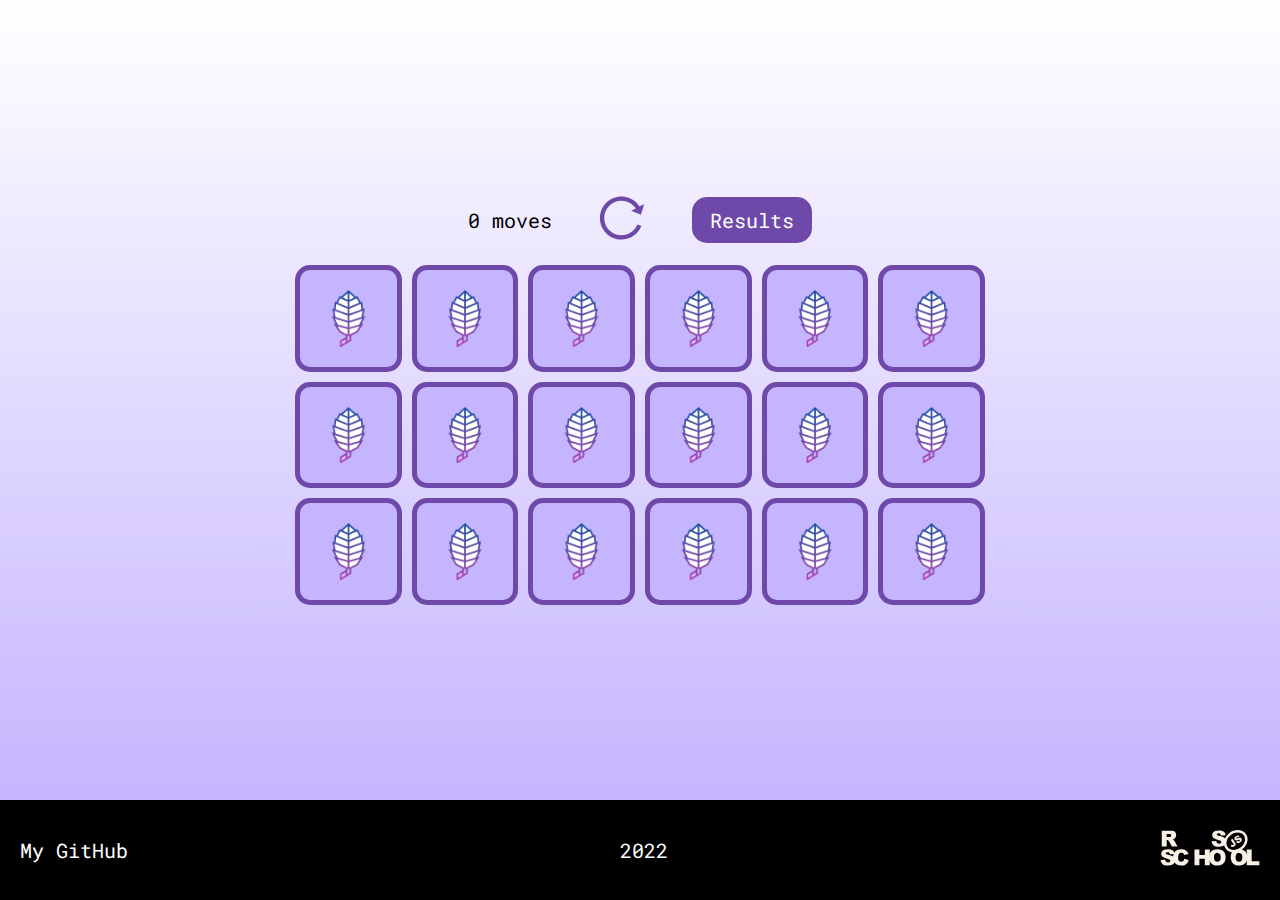
<file: memory-game/index.html>
<!DOCTYPE html>
<html lang="en">
<head>
  <meta charset="UTF-8">
  <meta http-equiv="X-UA-Compatible" content="IE=edge">
  <meta name="viewport" content="width=device-width, initial-scale=1.0">
  <link rel="stylesheet" href="style.css">
  <link rel="preconnect" href="https://fonts.googleapis.com">
  <link rel="preconnect" href="https://fonts.gstatic.com" crossorigin>
  <link rel="stylesheet" href="https://fonts.googleapis.com/css2?family=Roboto+Mono:wght@400;700&display=swap">
  <link rel="icon" type="image/x-icon" href="assets/favicon.ico">
  <title>Memory Game</title>
</head>
<body class="page-body">
  <header class="page-header">
    <div class="container page-header__inner">
      
    </div>
  </header>
  <main class="page-main">
    <div class="page-main__inner container">
      <section class="game-info">
        <div><span class="game-info__moves">0</span> moves</div>
        <button class="restart-button button" title="Start new game">
          <span class="visually-hidden">Start new game</span>
          <svg viewBox="0 0 100 100" xmlns="http://www.w3.org/2000/svg">
            <path d="M48.775 95C24.025 95 4 74.75 4 50C4 25.25 24.025 5 48.775 5C67.225 5 84.1 16.7 90.625 34.025L82.3 37.175C77.125 23.45 63.625 14 48.775 14C28.975 14 13 30.2 13 50C13 69.8 28.975 86 48.775 86C63.4 86 76.45 77.225 82.075 63.5L90.4 66.875C83.425 83.975 67.225 95 48.775 95Z"/>
            <path d="M96.2189 20.7662L89.4689 43.2662L69.2189 34.9412L96.2189 20.7662Z"/>
          </svg>
        </button>
        <button class="results-button button">Results</button>
      </section>
      <section class="memory-game">
        <div class="memory-card" data-meaning="bear">
          <img class="memory-card__front-face" src="assets/img/bear.png" width="60" height="60" alt="React">
          <img class="memory-card__back-face" src="assets/img/leaf.png" width="60" height="60" alt="Memory Card">
        </div>
        <div class="memory-card" data-meaning="bear">
          <img class="memory-card__front-face" src="assets/img/bear.png" width="60" height="60" alt="React">
          <img class="memory-card__back-face" src="assets/img/leaf.png" width="60" height="60" alt="Memory Card">
        </div>

        <div class="memory-card" data-meaning="bee">
          <img class="memory-card__front-face" src="assets/img/bee.png" width="60" height="60" alt="React">
          <img class="memory-card__back-face" src="assets/img/leaf.png" width="60" height="60" alt="Memory Card">
        </div>
        <div class="memory-card" data-meaning="bee">
          <img class="memory-card__front-face" src="assets/img/bee.png" width="60" height="60" alt="React">
          <img class="memory-card__back-face" src="assets/img/leaf.png" width="60" height="60" alt="Memory Card">
        </div>

        <div class="memory-card" data-meaning="crab">
          <img class="memory-card__front-face" src="assets/img/crab.png" width="60" height="60" alt="React">
          <img class="memory-card__back-face" src="assets/img/leaf.png" width="60" height="60" alt="Memory Card">
        </div>
        <div class="memory-card" data-meaning="crab">
          <img class="memory-card__front-face" src="assets/img/crab.png" width="60" height="60" alt="React">
          <img class="memory-card__back-face" src="assets/img/leaf.png" width="60" height="60" alt="Memory Card">
        </div>

        <div class="memory-card" data-meaning="elephant">
          <img class="memory-card__front-face" src="assets/img/elephant.png" width="60" height="60" alt="React">
          <img class="memory-card__back-face" src="assets/img/leaf.png" width="60" height="60" alt="Memory Card">
        </div>
        <div class="memory-card" data-meaning="elephant">
          <img class="memory-card__front-face" src="assets/img/elephant.png" width="60" height="60" alt="React">
          <img class="memory-card__back-face" src="assets/img/leaf.png" width="60" height="60" alt="Memory Card">
        </div>

        <div class="memory-card" data-meaning="fish">
          <img class="memory-card__front-face" src="assets/img/fish.png" width="60" height="60" alt="React">
          <img class="memory-card__back-face" src="assets/img/leaf.png" width="60" height="60" alt="Memory Card">
        </div>
        <div class="memory-card" data-meaning="fish">
          <img class="memory-card__front-face" src="assets/img/fish.png" width="60" height="60" alt="React">
          <img class="memory-card__back-face" src="assets/img/leaf.png" width="60" height="60" alt="Memory Card">
        </div>

        <div class="memory-card" data-meaning="frog">
          <img class="memory-card__front-face" src="assets/img/frog.png" width="60" height="60" alt="React">
          <img class="memory-card__back-face" src="assets/img/leaf.png" width="60" height="60" alt="Memory Card">
        </div>
        <div class="memory-card" data-meaning="frog">
          <img class="memory-card__front-face" src="assets/img/frog.png" width="60" height="60" alt="React">
          <img class="memory-card__back-face" src="assets/img/leaf.png" width="60" height="60" alt="Memory Card">
        </div>

        <div class="memory-card" data-meaning="penguin">
          <img class="memory-card__front-face" src="assets/img/penguin.png" width="60" height="60" alt="React">
          <img class="memory-card__back-face" src="assets/img/leaf.png" width="60" height="60" alt="Memory Card">
        </div>
        <div class="memory-card" data-meaning="penguin">
          <img class="memory-card__front-face" src="assets/img/penguin.png" width="60" height="60" alt="React">
          <img class="memory-card__back-face" src="assets/img/leaf.png" width="60" height="60" alt="Memory Card">
        </div>

        <div class="memory-card" data-meaning="turtle">
          <img class="memory-card__front-face" src="assets/img/turtle.png" width="60" height="60" alt="React">
          <img class="memory-card__back-face" src="assets/img/leaf.png" width="60" height="60" alt="Memory Card">
        </div>
        <div class="memory-card" data-meaning="turtle">
          <img class="memory-card__front-face" src="assets/img/turtle.png" width="60" height="60" alt="React">
          <img class="memory-card__back-face" src="assets/img/leaf.png" width="60" height="60" alt="Memory Card">
        </div>

        <div class="memory-card" data-meaning="whale">
          <img class="memory-card__front-face" src="assets/img/whale.png" width="60" height="60" alt="React">
          <img class="memory-card__back-face" src="assets/img/leaf.png" width="60" height="60" alt="Memory Card">
        </div>
        <div class="memory-card" data-meaning="whale">
          <img class="memory-card__front-face" src="assets/img//whale.png" width="60" height="60" alt="React">
          <img class="memory-card__back-face" src="assets/img/leaf.png" width="60" height="60" alt="Memory Card">
        </div>
      </section>
    </div>
  </main>
  <footer class="page-footer">
    <div class="page-footer__inner container">
      <a href="https://github.com/ansee66">My GitHub</a>
      <p>2022</p>
      <a href="https://rs.school/js/"><img src="assets/img/rs_school_js.svg" width="100" height="38" alt="Logo RS School"></a>
    </div>
  </footer>

  <div class="popup popup--end-game">
    <p><b>Congratulations!</b></p>
    <p>Your result: <span class="popup__moves"></span> moves</p>
    <button class="button popup__button start-button">Play again</button>
  </div>

  <div class="popup popup--restart-game">
    <p><b>Do you want to restart game?</b></p>
    <p>Your progress will be lost.</p>
    <div class="button__wrapper">
      <button class="button popup__button start-button">Yes, restart game</button>
      <button class="button popup__button cancel-button">No</button>
    </div>
  </div>

  <div class="popup popup--results">
    <p><b>Last results</b></p>
    <table class="results-table">
      <tbody>
        <tr>
          <td><b>1.</b></td>
          <td class="results-table__cells"></td>
        </tr>
        <tr>
          <td><b>2.</b></td>
          <td class="results-table__cells"></td>
        </tr>
        <tr>
          <td><b>3.</b></td>
          <td class="results-table__cells"></td>
        </tr>
        <tr>
          <td><b>4.</b></td>
          <td class="results-table__cells"></td>
        </tr>
        <tr>
          <td><b>5.</b></td>
          <td class="results-table__cells"></td>
        </tr>
        <tr>
          <td><b>6.</b></td>
          <td class="results-table__cells"></td>
        </tr>
        <tr>
          <td><b>7.</b></td>
          <td class="results-table__cells"></td>
        </tr>
        <tr>
          <td><b>8.</b></td>
          <td class="results-table__cells"></td>
        </tr>
        <tr>
          <td><b>9.</b></td>
          <td class="results-table__cells"></td>
        </tr>
        <tr>
          <td><b>10.</b></td>
          <td class="results-table__cells"></td>
        </tr>
      </tbody>
    </table>
    <button class="button popup__button cancel-button">Close</button>
  </div>

  <script src="index.js"></script>
</body>
</html>
</file>
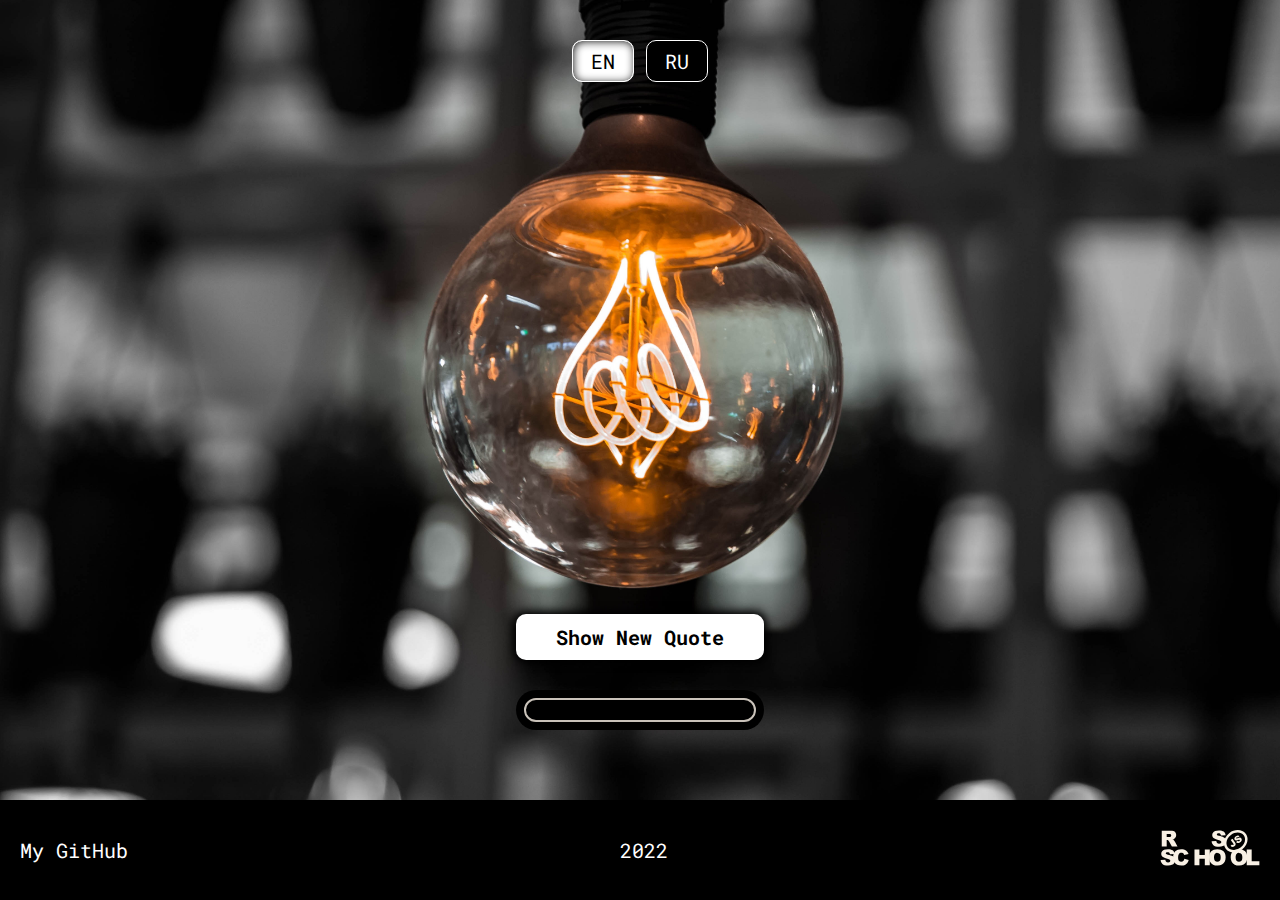
<file: random-jokes/index.html>
<!DOCTYPE html>
<html lang="en">
<head>
  <meta charset="UTF-8">
  <meta http-equiv="X-UA-Compatible" content="IE=edge">
  <meta name="viewport" content="width=device-width, initial-scale=1.0">
  <link rel="stylesheet" href="style.css">
  <link rel="preconnect" href="https://fonts.googleapis.com">
    <link rel="preconnect" href="https://fonts.gstatic.com" crossorigin>
    <link rel="stylesheet" href="https://fonts.googleapis.com/css2?family=Roboto+Mono:wght@400;700&display=swap">
  <link rel="icon" type="image/x-icon" href="assets/favicon1.ico">
  <title>Random quote</title>
</head>
<body class="page-body">
  <header class="page-header">
    <div class="container">
      <input class="visually-hidden lang__input" type="radio" id="en" name="lang" value="en-lang" checked>
      <label class="lang__label" for="en">EN</label>
      <input class="visually-hidden lang__input" type="radio" id="ru" name="lang" value="ru-lang">
      <label class="lang__label" for="ru">RU</label>
    </div>
  </header>
  <main class="page-main">
    <div class="page-main__bg"></div>
    <div class="page-main__inner container">
      <button class="quote-btn">Show New Quote</button>
      <div class="quote-block">
        <p class="quote-text"></p>
        <p class="quote-author"></p>
      </div>
    </div>
  </main>
  <footer class="page-footer">
    <div class="page-footer__inner container">
      <a href="https://github.com/ansee66">My GitHub</a>
      <p>2022</p>
      <a href="https://rs.school/js/"><img src="assets/img/rs_school_js.svg" width="100" height="38" alt="Logo RS School"></a>
    </div>
  </footer>
  <script src="index.js"></script>
</body>
</html>
</file>
<file: memory-game/style.css>
.visually-hidden {
  position: absolute;
  width: 1px;
  height: 1px;
  margin: -1px;
  border: 0;
  padding: 0;
  white-space: nowrap;
  clip-path: inset(100%);
  clip: rect(0 0 0 0);
  overflow: hidden;
}
  
.page-body {
  display: grid;
  grid-template-areas: 
    "main"
    "footer";
  grid-template-columns: 1fr;
  grid-template-rows: 
    1fr
    min-content;
  
  min-height: 100vh;
  margin: 0;

  font-family: "Roboto Mono", "Arial", sans-serif;
  font-style: normal;
  font-weight: 400;
  font-size: 20px;

  color: black;
}

.container {
  max-width: 1400px;
  margin: 0 auto;
  padding: 0 20px;
}

.page-main {
  grid-area: main;
  display: flex;
  align-items: center;
  justify-content: center;
  padding: 30px 0;

  background: linear-gradient(to top, #C5B5FF, #ffffff);
}

.game-info {
  display: flex;
  justify-content: center;
  align-items: center;
  gap: 40px;

  margin-bottom: 10px;
}

.button {
  box-sizing: border-box;

  font: inherit;

  color: white;
  background-color: transparent;
  border: none;

  cursor: pointer;
  transition: all 0.5s ease;
}

.button:hover {
  filter: saturate(300%);
}

.restart-button svg {
  fill: #6F49AA;
}

.restart-button {
  width: 60px;
  height: 60px;
}

.results-button {
  width: 120px;
  padding: 10px;

  background-color: #6F49AA;
  border-radius: 15px;
}

.memory-game {
  display: flex;
  justify-content: center;
  flex-wrap: wrap;

  width: 700px;
  height: 350px;
  margin: auto;

  perspective: 5000px;
}

.memory-card {
  position: relative;
  box-sizing: border-box;
  width: calc((100% / 6) - 10px);
  height: calc((100% / 3) - 10px);
  margin: 5px;

  cursor: pointer;
  transform: scale(1);
  transform-style: preserve-3d;
  transition: transform 0.4s ease;
}

.memory-card:active {
  transform: scale(0.95);
  transition: transform 0.2s ease;
}

.memory-card.turn {
  transform: rotateY(180deg);
}

.memory-card__front-face,
.memory-card__back-face {
  position: absolute;
  box-sizing: border-box;
  width: 100%;
  height: auto;
  padding: 20px;

  border: 5px solid #6F49AA;
  border-radius: 15px;
  backface-visibility: hidden;
}

.memory-card__back-face {
  background-color: #C5B5FF;
}

.memory-card__front-face {
  background-color: white;
  transform: rotateY(180deg);
}

.page-footer {
  grid-area: footer;

  color: white;
  background-color: black;
}

.page-footer__inner {
  display: flex;
  justify-content: space-between;
  align-items: center;

  min-height: 100px;

  color: white;
}

.page-footer__inner a {
  text-decoration: none;
  color: white;

  transition: all 0.5s ease;
}

.page-footer__inner a:hover {
  opacity: 0.5;
}

.popup {
  position: fixed;
  display: flex;
  flex-direction: column;
  justify-content: center;
  align-items: center;

  box-sizing: border-box;
  width: 100%;
  height: 100%;
  top: 0;
  bottom: 0;
  left: 0;
  right: 0;
  padding: 40px;

  text-align: center;

  background-color: #C5B5FF;

  overflow-y: auto;

  transition: all 0.5s ease;

  visibility: hidden;
  opacity: 0;
}

.popup.show {
  visibility: visible;
  opacity: 1;
}

.popup__inner p {
  margin: 10px 0;
}

.popup__button {
  width: 250px;
  margin: 20px;
  padding: 10px;

  background-color: #6F49AA;
  border-radius: 15px;
}

.button__wrapper {
  display: flex;
  justify-content: center;
  align-items: center;
  flex-wrap: wrap;
}

.cancel-button {
  background-color: #900020;
}

@media (max-width: 767px) {
  .page-body {
    font-size: 16px;
  }

  .page-main__inner {
    flex-grow: 1;
  }

  .memory-game {
    width: 100%;
  }

  .memory-card {
    width: calc((100% / 6) - 10px);
    height: calc((100% / 3) - 10px);
  }
}

@media (max-width: 599px) {
  .game-info {
    gap: 15px;
  }

  .memory-game {
    height: auto;
  }

  .memory-card {
    width: 83px;
    height: 83px;
  }

  .memory-card__front-face, 
  .memory-card__back-face {
    padding: 10px;
  }
}
</file>
<file: random-jokes/style.css>
.visually-hidden {
  position: absolute;
  width: 1px;
  height: 1px;
  margin: -1px;
  border: 0;
  padding: 0;
  white-space: nowrap;
  clip-path: inset(100%);
  clip: rect(0 0 0 0);
  overflow: hidden;
}

.page-body {
  display: grid;
  grid-template-areas: 
    "header"
    "main"
    "footer";
  grid-template-columns: 1fr;
  grid-template-rows: 
    min-content
    1fr
    min-content;
  
  min-height: 100vh;
  margin: 0;

  font-family: "Roboto Mono", "Arial", sans-serif;
  font-style: normal;
  font-weight: 400;
  font-size: 20px;

  color: white;
}

.container {
  max-width: 1400px;
  margin: 0 auto;
  padding: 0 20px;
}

.page-header {
  position: relative;
  grid-area: header;
  padding: 40px 0;

  text-align: center;

  z-index: 2;
}

.lang__label {
  display: inline-block;
  width: 60px;
  height: 40px;

  font: inherit;
  line-height: 40px;

  background-color: black;
  border: 1px solid white;
  border-radius: 10px;

  cursor: pointer;
  transition: all 0.5s ease;
}

.lang__label:hover {
  color: black;
  background-color: white;
  box-shadow: 0 0 8px 3px rgba(265, 265, 265, 1);
}

.lang__input:checked + .lang__label {
  color: black;
  background-color: white;
  box-shadow: inset 1px 1px 10px -1px;
}

.page-main {
  grid-area: main;
  display: grid;
  grid-template-columns: 1fr;
  grid-template-rows: 1fr;
  grid-template-areas: "content";
  margin-top: -130px;
}

.page-main__bg {
  grid-area: content;
  position: relative;

  width: 100%;
  height: 100%;

  background-image: url(assets/img/bg.jpg);
  background-repeat: no-repeat;
  background-size: cover;
  background-position: center;

  z-index: -1;
}

.page-main__inner {
  grid-area: content;
  align-self: end;
  padding-top: 120px;
  padding-bottom: 70px;

  text-align: center;
}

.quote-btn {
  display: block;
  box-sizing: border-box;
  margin: 30px auto;
  padding: 10px 40px;

  font: inherit;
  font-weight: 700;

  color: black;
  background-color: white;
  box-shadow: 0 0 8px 3px rgba(0, 0, 0, 1);
  border: none;
  border-radius: 10px;

  cursor: pointer;
  transition: all 0.5s ease;
}

.quote-btn:hover {
  color: white;
  background-color: black;
  box-shadow: 0 0 8px 3px rgba(265, 265, 265, 1);
}

.quote-block {
  padding: 5px 30px;
  background-color: black;
  border-radius: 20px;
  outline: 2px solid #c9c2b9; 
  outline-offset: -10px;
}

.quote-text {
  font-size: 26px;
}

.quote-author {
  margin-bottom: 30px;
  
  font-weight: 700;
  font-style: italic;
  color: #c9c2b9;
}

.page-footer {
  grid-area: footer;
  background-color: black;
}

.page-footer__inner {
  display: flex;
  justify-content: space-between;
  align-items: center;

  min-height: 100px;

  color: white;
}

.page-footer__inner a {
  text-decoration: none;
  color: white;

  transition: all 0.5s ease;
}

.page-footer__inner a:hover {
  opacity: 0.5;
}

@keyframes neon-color {
  0%, 100% {
    filter: hue-rotate(0deg);
  }
  50% {
    filter: hue-rotate(360deg);
  }
}

@media (max-width: 500px) {
  .page-body {
    font-size: 16px;
  }

  .quote-text {
    font-size: 20px;
  }
}
</file>
